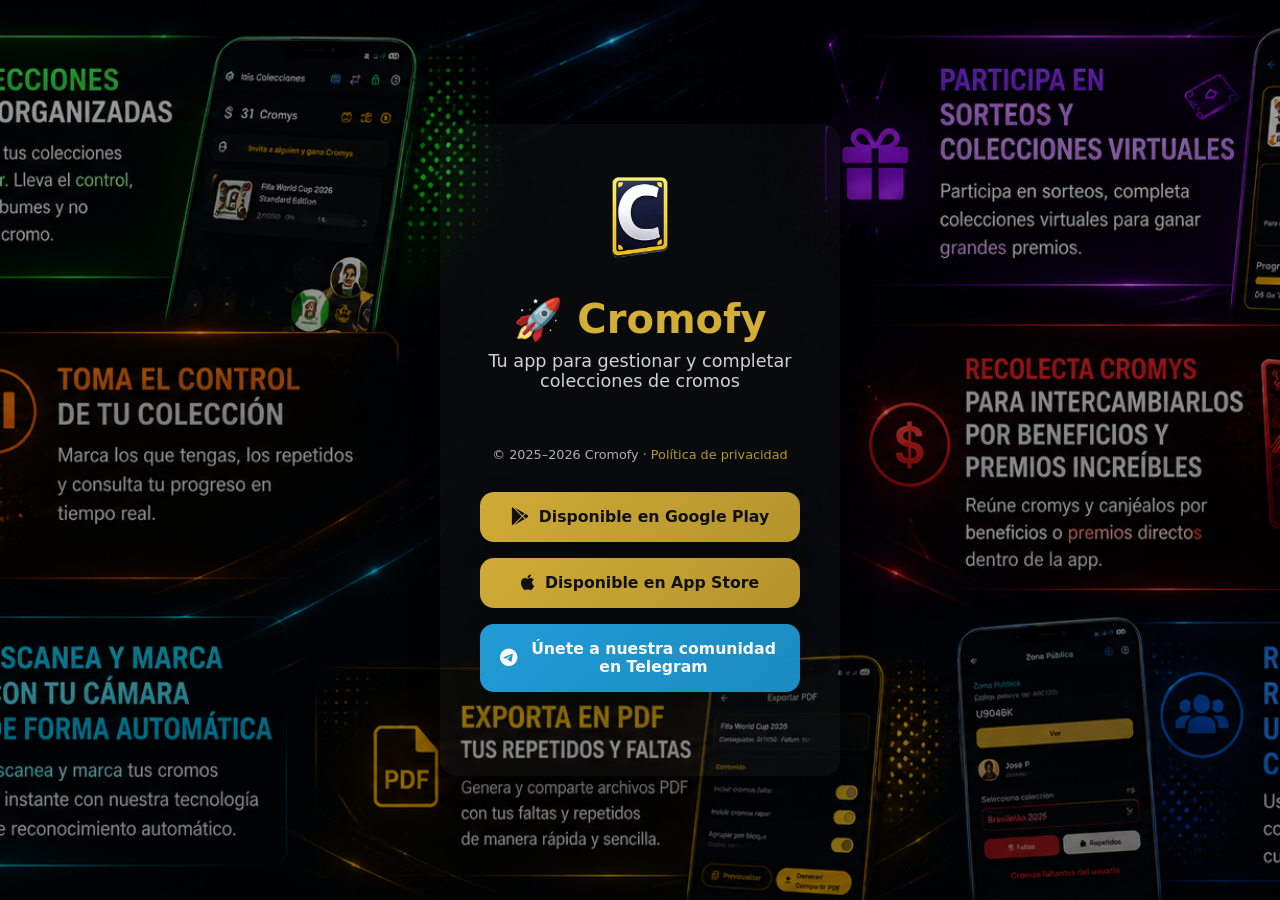
<file: index.html>
<!DOCTYPE html>
<html lang="es">
<head>
  <meta charset="UTF-8" />
  <meta name="viewport" content="width=device-width, initial-scale=1.0" />

  <title>Cromofy – ¡Ya disponible!</title>
  <meta
    name="description"
    content="Cromofy es la app definitiva para gestionar y completar tu colección de cromos."
  />

  <!-- Estilos -->
  <link rel="stylesheet" href="style.css?v=2" />

  <!-- Favicon -->
  <link rel="icon" type="image/png" href="/assets/logo.png?v=1" />
  <link rel="apple-touch-icon" href="/assets/logo.png" />

  <!-- Color barra navegador móvil -->
  <meta name="theme-color" content="#C9A227" />

  <!-- Open Graph / Preview -->
  <meta property="og:title" content="Cromofy" />
  <meta
    property="og:description"
    content="Gestiona tu colección de cromos de forma sencilla"
  />
  <meta property="og:image" content="https://cromofy.es/assets/logo.png" />
  <meta property="og:type" content="website" />

  <link
  rel="stylesheet"
  href="https://cdnjs.cloudflare.com/ajax/libs/font-awesome/6.5.1/css/all.min.css"
/>
</head>

<body>
  <main class="container">
    <img src="assets/logo.png" alt="Cromofy logo" class="logo" />    
    
    <h1>🚀 Cromofy</h1>
    
    <p class="subtitle">
      Tu app para gestionar y completar colecciones de cromos
    </p>

<div class="store-buttons">

<footer>
  © 2025–2026 Cromofy ·
  <a
    href="https://privacy.cromofy.es/privacy.html"
    class="privacy-link"
    target="_blank"
    rel="noopener noreferrer"
  >
    Política de privacidad
  </a>
</footer>

<div class="store-buttons">
  

  <a class="store-btn google pro-btn"
     href="https://play.google.com/store/apps/details?id=com.cromofy.app"
     target="_blank" rel="noopener">
    <i class="fa-brands fa-google-play"></i>
    Disponible en Google Play
  </a>

  <a class="store-btn apple pro-btn"
     href="https://apps.apple.com/app/id6758404063"
     target="_blank" rel="noopener">
    <i class="fa-brands fa-apple"></i>
    Disponible en App Store
  </a>

  <a class="store-btn telegram pro-btn"
     href="https://t.me/cromofy"
     target="_blank" rel="noopener">
    <i class="fa-brands fa-telegram"></i>
    Únete a nuestra comunidad en Telegram
  </a>

</div>
  </main>
</body>
</html>
</file>
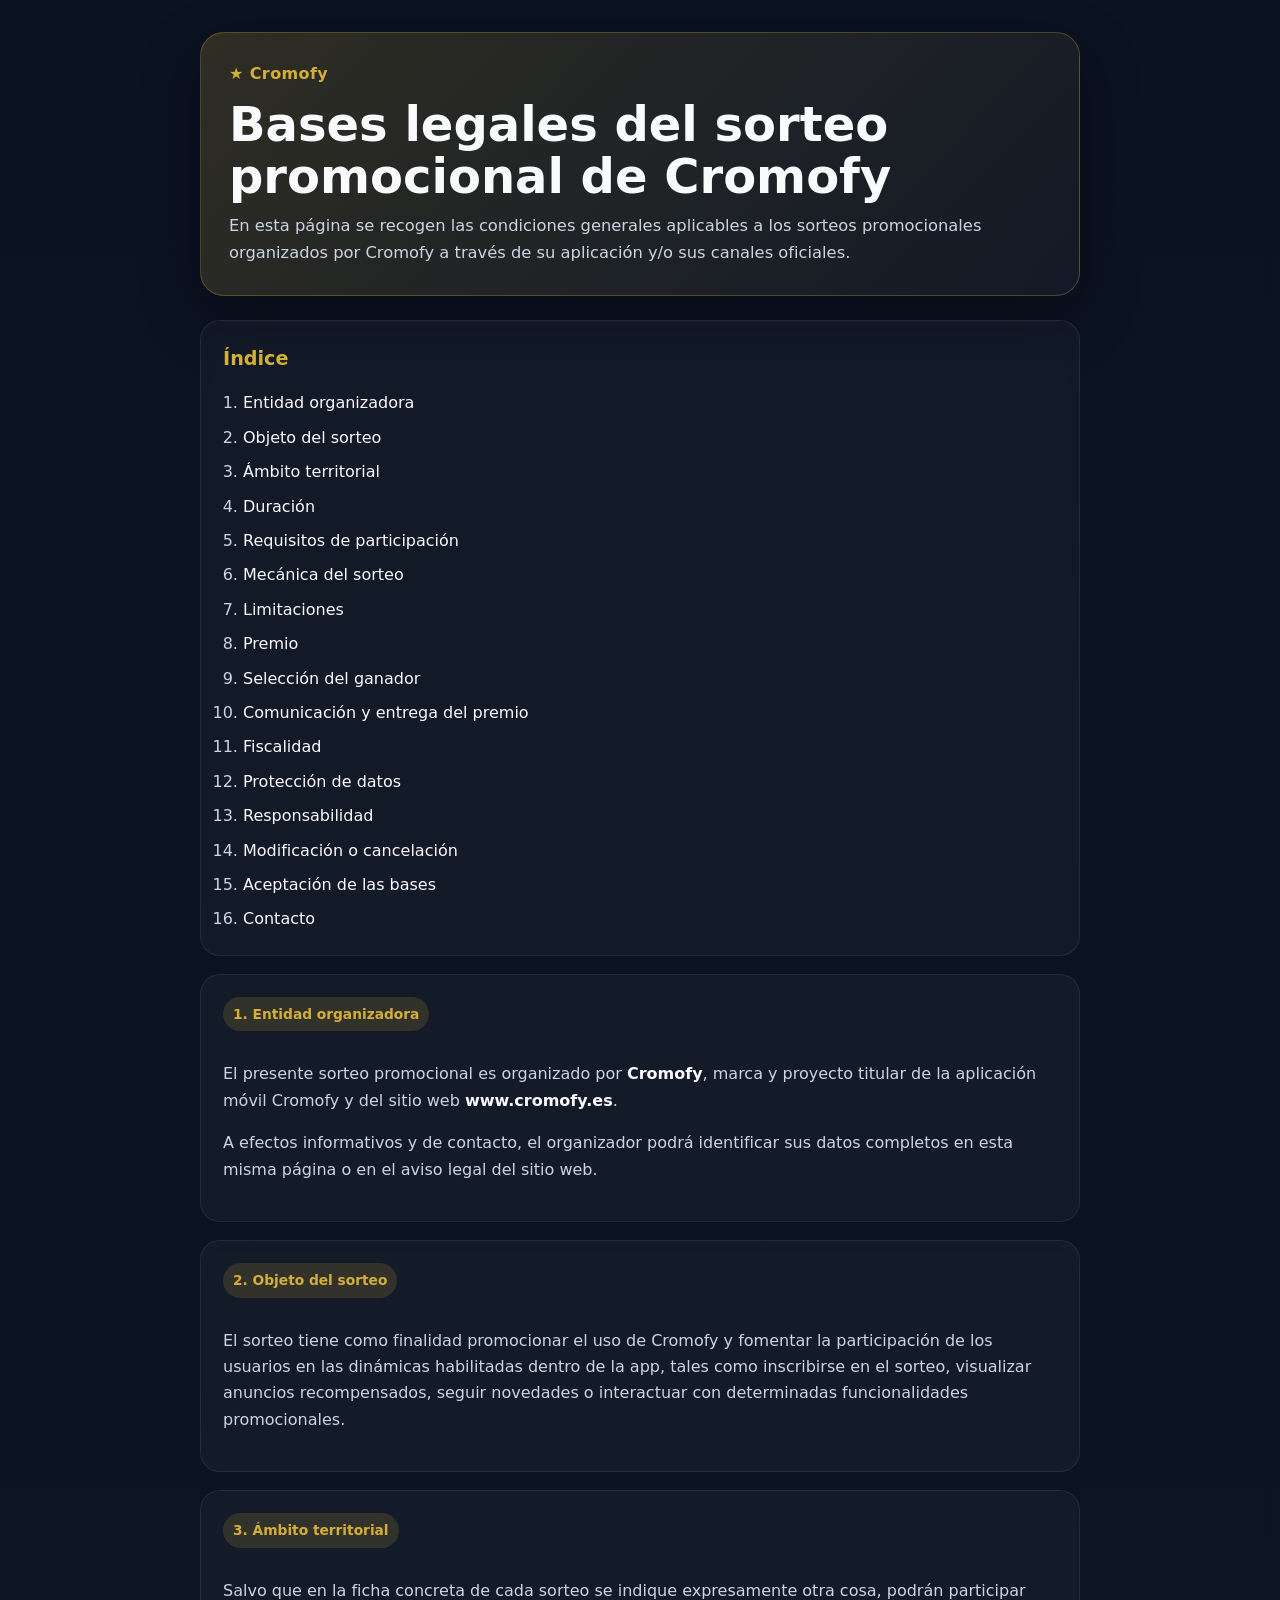
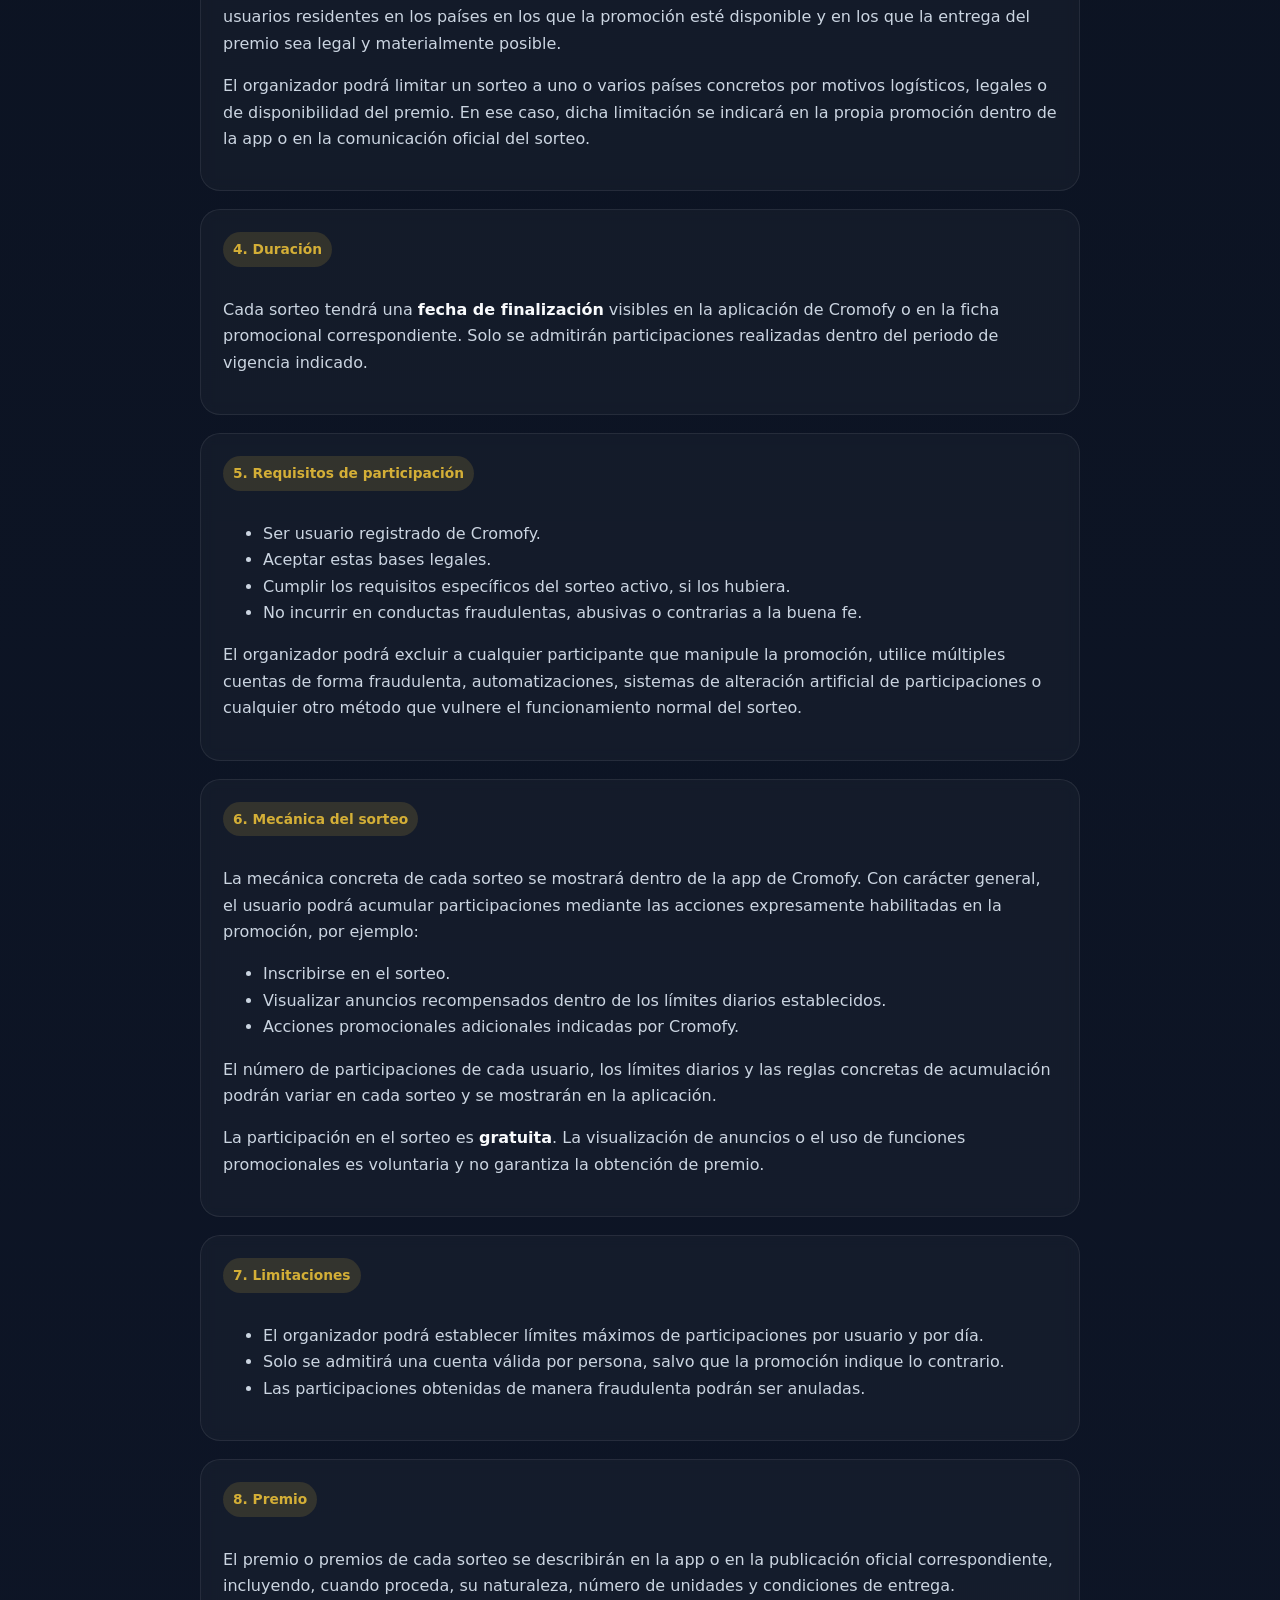
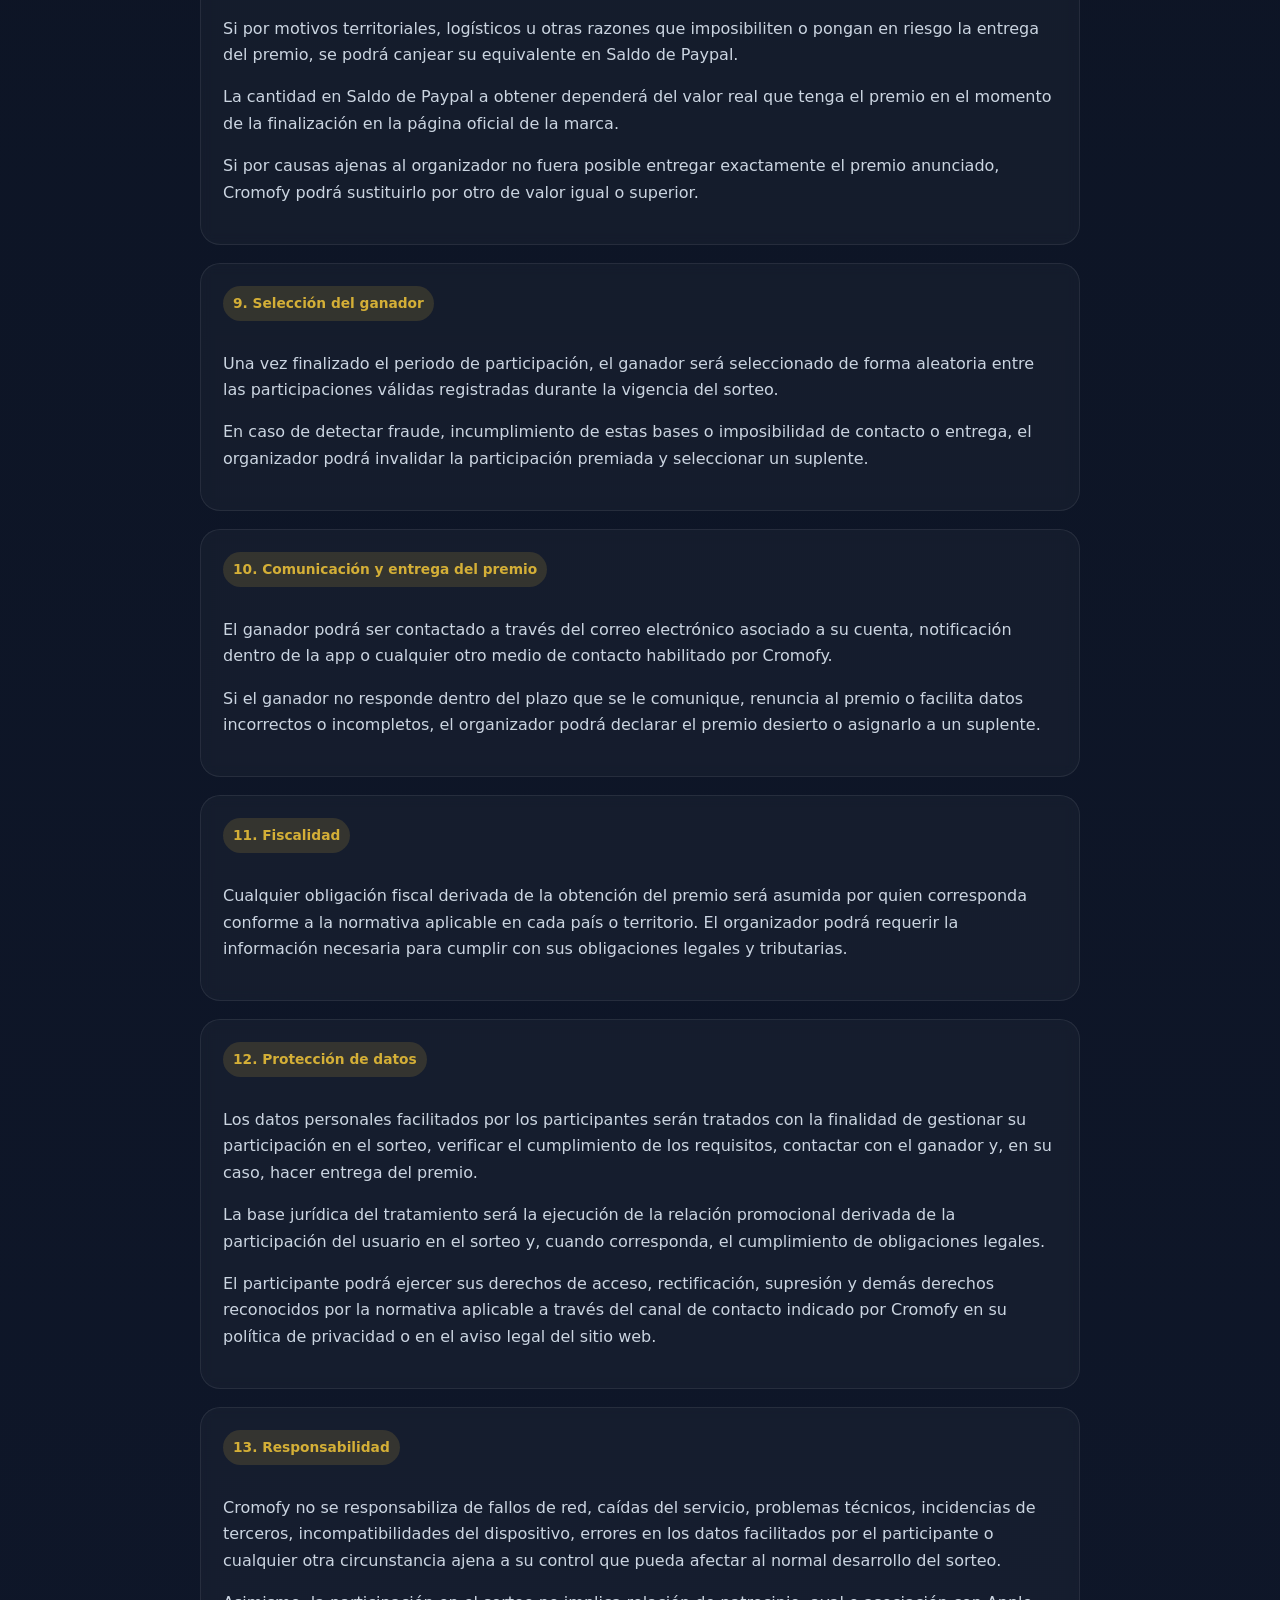
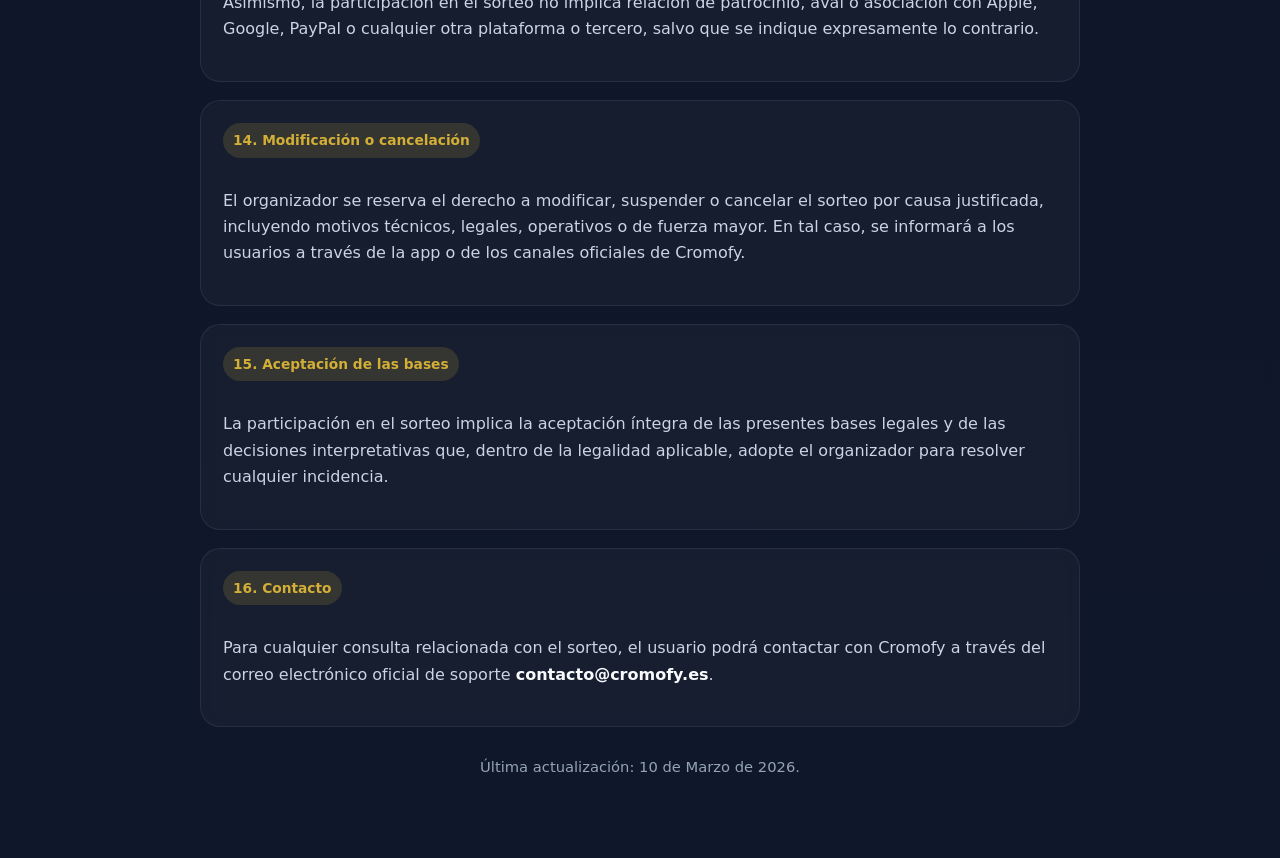
<file: bases/index.html>
<!DOCTYPE html>
<html lang="es">
<head>
  <meta charset="UTF-8" />
  <meta name="viewport" content="width=device-width, initial-scale=1.0" />
  <title>Bases legales del sorteo | Cromofy</title>
  <meta name="description" content="Bases legales de los sorteos promocionales organizados por Cromofy." />
  <style>
    :root {
      --bg: #0f172a;
      --card: #111827;
      --text: #f8fafc;
      --muted: #cbd5e1;
      --gold: #d4af37;
      --gold-soft: rgba(212, 175, 55, 0.16);
      --border: rgba(212, 175, 55, 0.28);
      --max: 920px;
    }

    * { box-sizing: border-box; }

    html { scroll-behavior: smooth; }

    body {
      margin: 0;
      font-family: system-ui, -apple-system, BlinkMacSystemFont, "Segoe UI", sans-serif;
      background: linear-gradient(180deg, #0b1220 0%, var(--bg) 100%);
      color: var(--text);
      line-height: 1.65;
    }

    .wrap {
      max-width: var(--max);
      margin: 0 auto;
      padding: 32px 20px 64px;
    }

    .hero {
      background: linear-gradient(135deg, rgba(212,175,55,0.18), rgba(255,255,255,0.03));
      border: 1px solid var(--border);
      border-radius: 24px;
      padding: 28px;
      box-shadow: 0 20px 60px rgba(0,0,0,0.28);
      margin-bottom: 24px;
    }

    .brand {
      display: inline-flex;
      align-items: center;
      gap: 10px;
      color: var(--gold);
      font-weight: 800;
      letter-spacing: 0.4px;
      margin-bottom: 12px;
    }

    h1 {
      margin: 0 0 10px;
      font-size: clamp(2rem, 4vw, 3rem);
      line-height: 1.08;
    }

    .lead {
      margin: 0;
      color: var(--muted);
      font-size: 1.02rem;
    }

    .toc, .card {
      background: rgba(255,255,255,0.03);
      border: 1px solid rgba(255,255,255,0.08);
      border-radius: 20px;
      padding: 22px;
      margin-bottom: 18px;
      backdrop-filter: blur(6px);
    }

    .toc h2, .card h2 {
      margin-top: 0;
      color: var(--gold);
      font-size: 1.2rem;
    }

    .toc a {
      color: var(--text);
      text-decoration: none;
    }

    .toc a:hover { color: var(--gold); }

    .toc ol {
      margin: 0;
      padding-left: 20px;
      display: grid;
      gap: 8px;
    }

    h3 {
      margin-bottom: 8px;
      color: #fff7d1;
      font-size: 1rem;
    }

    p, li { color: var(--muted); }

    strong { color: var(--text); }

    .badge {
      display: inline-block;
      padding: 6px 10px;
      border-radius: 999px;
      background: var(--gold-soft);
      color: var(--gold);
      font-weight: 700;
      font-size: 0.86rem;
      margin-bottom: 14px;
    }

    .notice {
      border-left: 4px solid var(--gold);
      padding: 12px 14px;
      border-radius: 12px;
      background: rgba(212,175,55,0.08);
      color: var(--text);
    }

    .footer {
      margin-top: 28px;
      text-align: center;
      color: #94a3b8;
      font-size: 0.92rem;
    }

    code.inline {
      background: rgba(255,255,255,0.06);
      padding: 2px 6px;
      border-radius: 6px;
      color: #fff;
      font-family: ui-monospace, SFMono-Regular, Menlo, monospace;
    }

    @media (max-width: 640px) {
      .hero, .toc, .card { padding: 18px; border-radius: 18px; }
      .wrap { padding: 20px 14px 48px; }
    }
  </style>
</head>
<body>
  <main class="wrap">
    <section class="hero">
      <div class="brand">★ Cromofy</div>
      <h1>Bases legales del sorteo promocional de Cromofy</h1>
      <p class="lead">
        En esta página se recogen las condiciones generales aplicables a los sorteos promocionales organizados por Cromofy a través de su aplicación y/o sus canales oficiales.
      </p>
    </section>

    <section class="toc">
      <h2>Índice</h2>
      <ol>
        <li><a href="#organizador">Entidad organizadora</a></li>
        <li><a href="#objeto">Objeto del sorteo</a></li>
        <li><a href="#ambito">Ámbito territorial</a></li>
        <li><a href="#duracion">Duración</a></li>
        <li><a href="#participacion">Requisitos de participación</a></li>
        <li><a href="#mecanica">Mecánica del sorteo</a></li>
        <li><a href="#limitaciones">Limitaciones</a></li>
        <li><a href="#premio">Premio</a></li>
        <li><a href="#ganador">Selección del ganador</a></li>
        <li><a href="#comunicacion">Comunicación y entrega del premio</a></li>
        <li><a href="#fiscalidad">Fiscalidad</a></li>
        <li><a href="#proteccion">Protección de datos</a></li>
        <li><a href="#responsabilidad">Responsabilidad</a></li>
        <li><a href="#modificaciones">Modificación o cancelación</a></li>
        <li><a href="#aceptacion">Aceptación de las bases</a></li>
        <li><a href="#contacto">Contacto</a></li>
      </ol>
    </section>

    <section class="card" id="organizador">
      <span class="badge">1. Entidad organizadora</span>
      <p>
        El presente sorteo promocional es organizado por <strong>Cromofy</strong>, marca y proyecto titular de la aplicación móvil Cromofy y del sitio web <strong>www.cromofy.es</strong>.
      </p>
      <p>
        A efectos informativos y de contacto, el organizador podrá identificar sus datos completos en esta misma página o en el aviso legal del sitio web.
      </p>
    </section>

    <section class="card" id="objeto">
      <span class="badge">2. Objeto del sorteo</span>
      <p>
        El sorteo tiene como finalidad promocionar el uso de Cromofy y fomentar la participación de los usuarios en las dinámicas habilitadas dentro de la app, tales como inscribirse en el sorteo, visualizar anuncios recompensados, seguir novedades o interactuar con determinadas funcionalidades promocionales.
      </p>
    </section>

    <section class="card" id="ambito">
      <span class="badge">3. Ámbito territorial</span>
      <p>
        Salvo que en la ficha concreta de cada sorteo se indique expresamente otra cosa, podrán participar usuarios residentes en los países en los que la promoción esté disponible y en los que la entrega del premio sea legal y materialmente posible.
      </p>
      <p>
        El organizador podrá limitar un sorteo a uno o varios países concretos por motivos logísticos, legales o de disponibilidad del premio. En ese caso, dicha limitación se indicará en la propia promoción dentro de la app o en la comunicación oficial del sorteo.
      </p>
    </section>

    <section class="card" id="duracion">
      <span class="badge">4. Duración</span>
      <p>
        Cada sorteo tendrá una <strong>fecha de finalización</strong> visibles en la aplicación de Cromofy o en la ficha promocional correspondiente. Solo se admitirán participaciones realizadas dentro del periodo de vigencia indicado.
      </p>
    </section>

    <section class="card" id="participacion">
      <span class="badge">5. Requisitos de participación</span>
      <ul>
        <li>Ser usuario registrado de Cromofy.</li>
        <li>Aceptar estas bases legales.</li>
        <li>Cumplir los requisitos específicos del sorteo activo, si los hubiera.</li>
        <li>No incurrir en conductas fraudulentas, abusivas o contrarias a la buena fe.</li>
      </ul>
      <p>
        El organizador podrá excluir a cualquier participante que manipule la promoción, utilice múltiples cuentas de forma fraudulenta, automatizaciones, sistemas de alteración artificial de participaciones o cualquier otro método que vulnere el funcionamiento normal del sorteo.
      </p>
    </section>

    <section class="card" id="mecanica">
      <span class="badge">6. Mecánica del sorteo</span>
      <p>
        La mecánica concreta de cada sorteo se mostrará dentro de la app de Cromofy. Con carácter general, el usuario podrá acumular participaciones mediante las acciones expresamente habilitadas en la promoción, por ejemplo:
      </p>
      <ul>
        <li>Inscribirse en el sorteo.</li>
        <li>Visualizar anuncios recompensados dentro de los límites diarios establecidos.</li>
        <li>Acciones promocionales adicionales indicadas por Cromofy.</li>
      </ul>
      <p>
        El número de participaciones de cada usuario, los límites diarios y las reglas concretas de acumulación podrán variar en cada sorteo y se mostrarán en la aplicación.
      </p>
      <p>
        La participación en el sorteo es <strong>gratuita</strong>. La visualización de anuncios o el uso de funciones promocionales es voluntaria y no garantiza la obtención de premio.
      </p>
    </section>

    <section class="card" id="limitaciones">
      <span class="badge">7. Limitaciones</span>
      <ul>
        <li>El organizador podrá establecer límites máximos de participaciones por usuario y por día.</li>
        <li>Solo se admitirá una cuenta válida por persona, salvo que la promoción indique lo contrario.</li>
        <li>Las participaciones obtenidas de manera fraudulenta podrán ser anuladas.</li>
      </ul>
    </section>

    <section class="card" id="premio">
      <span class="badge">8. Premio</span>
      <p>
        El premio o premios de cada sorteo se describirán en la app o en la publicación oficial correspondiente, incluyendo, cuando proceda, su naturaleza, número de unidades y condiciones de entrega.
      </p>
      <p>
        Si por motivos territoriales, logísticos u otras razones que imposibiliten o pongan en riesgo la entrega del premio, se podrá canjear su equivalente en Saldo de Paypal.
      </p>
      <p>
        La cantidad en Saldo de Paypal a obtener dependerá del valor real que tenga el premio en el momento de la finalización en la página oficial de la marca. 
      </p>
      <p>
        Si por causas ajenas al organizador no fuera posible entregar exactamente el premio anunciado, Cromofy podrá sustituirlo por otro de valor igual o superior.
      </p>
    </section>

    <section class="card" id="ganador">
      <span class="badge">9. Selección del ganador</span>
      <p>
        Una vez finalizado el periodo de participación, el ganador será seleccionado de forma aleatoria entre las participaciones válidas registradas durante la vigencia del sorteo.
      </p>
      <p>
        En caso de detectar fraude, incumplimiento de estas bases o imposibilidad de contacto o entrega, el organizador podrá invalidar la participación premiada y seleccionar un suplente.
      </p>
    </section>

    <section class="card" id="comunicacion">
      <span class="badge">10. Comunicación y entrega del premio</span>
      <p>
        El ganador podrá ser contactado a través del correo electrónico asociado a su cuenta, notificación dentro de la app o cualquier otro medio de contacto habilitado por Cromofy.
      </p>
      <p>
        Si el ganador no responde dentro del plazo que se le comunique, renuncia al premio o facilita datos incorrectos o incompletos, el organizador podrá declarar el premio desierto o asignarlo a un suplente.
      </p>
    </section>

    <section class="card" id="fiscalidad">
      <span class="badge">11. Fiscalidad</span>
      <p>
        Cualquier obligación fiscal derivada de la obtención del premio será asumida por quien corresponda conforme a la normativa aplicable en cada país o territorio. El organizador podrá requerir la información necesaria para cumplir con sus obligaciones legales y tributarias.
      </p>
    </section>

    <section class="card" id="proteccion">
      <span class="badge">12. Protección de datos</span>
      <p>
        Los datos personales facilitados por los participantes serán tratados con la finalidad de gestionar su participación en el sorteo, verificar el cumplimiento de los requisitos, contactar con el ganador y, en su caso, hacer entrega del premio.
      </p>
      <p>
        La base jurídica del tratamiento será la ejecución de la relación promocional derivada de la participación del usuario en el sorteo y, cuando corresponda, el cumplimiento de obligaciones legales.
      </p>
      <p>
        El participante podrá ejercer sus derechos de acceso, rectificación, supresión y demás derechos reconocidos por la normativa aplicable a través del canal de contacto indicado por Cromofy en su política de privacidad o en el aviso legal del sitio web.
      </p>
    </section>

    <section class="card" id="responsabilidad">
      <span class="badge">13. Responsabilidad</span>
      <p>
        Cromofy no se responsabiliza de fallos de red, caídas del servicio, problemas técnicos, incidencias de terceros, incompatibilidades del dispositivo, errores en los datos facilitados por el participante o cualquier otra circunstancia ajena a su control que pueda afectar al normal desarrollo del sorteo.
      </p>
      <p>
        Asimismo, la participación en el sorteo no implica relación de patrocinio, aval o asociación con Apple, Google, PayPal o cualquier otra plataforma o tercero, salvo que se indique expresamente lo contrario.
      </p>
    </section>

    <section class="card" id="modificaciones">
      <span class="badge">14. Modificación o cancelación</span>
      <p>
        El organizador se reserva el derecho a modificar, suspender o cancelar el sorteo por causa justificada, incluyendo motivos técnicos, legales, operativos o de fuerza mayor. En tal caso, se informará a los usuarios a través de la app o de los canales oficiales de Cromofy.
      </p>
    </section>

    <section class="card" id="aceptacion">
      <span class="badge">15. Aceptación de las bases</span>
      <p>
        La participación en el sorteo implica la aceptación íntegra de las presentes bases legales y de las decisiones interpretativas que, dentro de la legalidad aplicable, adopte el organizador para resolver cualquier incidencia.
      </p>
    </section>

    <section class="card" id="contacto">
      <span class="badge">16. Contacto</span>
      <p>
        Para cualquier consulta relacionada con el sorteo, el usuario podrá contactar con Cromofy a través del correo electrónico oficial de soporte <strong>contacto@cromofy.es</strong>.
      </p>
    </section>

    <p class="footer">
      Última actualización: 10 de Marzo de 2026.
    </p>
  </main>
</body>
</html>
</file>
<file: style.css>
* {
  box-sizing: border-box;
  margin: 0;
  padding: 0;
  font-family: system-ui, -apple-system, BlinkMacSystemFont, sans-serif;
}

body {
  background:
    linear-gradient(
      rgba(0, 0, 0, 0.35),
      rgba(0, 0, 0, 0.45)
    ),
    url("assets/fondo_web1.png");

  background-size: cover;
  background-position: center top;
  background-repeat: no-repeat;
  background-attachment: fixed;

  color: #f5f5f5;
  min-height: 100vh;

  display: flex;
  align-items: center;
  justify-content: center;
}

.container {
  background: rgba(255, 255, 255, 0.03);
  padding: 2rem;
  border-radius: 16px;
  box-shadow: 0 10px 30px rgba(0, 0, 0, 0.4);
  text-align: center;
  max-width: 400px;
}

.logo {
  width: 120px;
  margin-bottom: 1rem;
}

h1 {
  font-size: 2.5rem;
  margin-bottom: 0.5rem;
  color: #d4af37; /* dorado premium */
}

.subtitle {
  font-size: 1.1rem;
  margin-bottom: 1.5rem;
  opacity: 0.85;
}

.coming {
  margin: 22px 0 28px 0;
  font-weight: 600;
  font-size: 1rem;
  color: #e6e6e6;
  letter-spacing: 0.5px;
}

/* Contenedor botones */
.store-buttons {
  display: flex;
  flex-direction: column;
  gap: 16px;
  margin-top: 14px;
  margin-bottom: 26px;
  align-items: center;
  width: 100%;
}

/* ----------------------------
   BOTONES PRO (store-btn) + brillo
----------------------------- */

.store-btn,
.store-btn:link,
.store-btn:visited {
  position: relative;
  display: inline-flex;
  align-items: center;
  justify-content: center;
  gap: 10px;

  width: min(320px, 86vw);
  padding: 16px 20px;

  border-radius: 14px;
  font-weight: 800;
  font-size: 0.98rem;
  line-height: 1.15;

  text-decoration: none;
  overflow: hidden;

  transition: transform 0.25s ease, box-shadow 0.25s ease, opacity 0.25s ease;
  box-shadow: 0 10px 24px rgba(0,0,0,0.28);
  opacity: 0.98;

  /* evita el morado/azul de links visitados */
  color: inherit;
}

/* Dorado Cromofy (Google + Apple) */
.store-btn.google,
.store-btn.apple {
  background: linear-gradient(135deg, #d4af37, #b8962e);
  color: #111;
}

/* Telegram PRO (azul oficial) */
.store-btn.telegram {
  background: linear-gradient(135deg, #229ED9, #1c8ec4);
  color: #fff;
}

/* Iconos */
.store-btn i {
  font-size: 18px;
  color: inherit;
  flex: 0 0 auto;
}

/* EFECTO BRILLO */
.store-btn::before {
  content: "";
  position: absolute;
  top: 0;
  left: -80%;
  width: 55%;
  height: 100%;
  background: linear-gradient(
    120deg,
    rgba(255,255,255,0) 0%,
    rgba(255,255,255,0.60) 50%,
    rgba(255,255,255,0) 100%
  );
  transform: skewX(-20deg);
  pointer-events: none;
}

/* Brillo al hover */
.store-btn:hover::before {
  animation: shine 0.85s forwards;
}

@keyframes shine {
  to { left: 140%; }
}

/* Hover premium */
.store-btn:hover {
  transform: translateY(-3px);
  box-shadow: 0 16px 34px rgba(0,0,0,0.38);
  opacity: 1;
}

/* ================================
   GLOW ANIMADO SUAVE CONSTANTE (VISIBLE)
   - Usa un halo externo con ::after para que se note siempre
================================ */

/* Halo común */
.store-btn::after {
  content: "";
  position: absolute;
  inset: -10px;              /* expande el halo */
  border-radius: 18px;       /* un poco más grande que el botón */
  z-index: -1;               /* detrás del botón */
  opacity: 0;
  filter: blur(14px);
  transform: scale(0.96);
  transition: opacity 0.25s ease;
}

/* Dorado (Google + Apple) */
.store-btn.google::after,
.store-btn.apple::after {
  background: radial-gradient(circle, rgba(212,175,55,0.55) 0%, rgba(212,175,55,0.0) 70%);
  animation: glowGold 2.8s ease-in-out infinite;
}

/* Azul (Telegram) */
.store-btn.telegram::after {
  background: radial-gradient(circle, rgba(34,158,217,0.55) 0%, rgba(34,158,217,0.0) 70%);
  animation: glowBlue 2.8s ease-in-out infinite;
}

/* Animaciones */
@keyframes glowGold {
  0%   { opacity: 0.10; transform: scale(0.96); }
  50%  { opacity: 0.55; transform: scale(1.03); }
  100% { opacity: 0.10; transform: scale(0.96); }
}

@keyframes glowBlue {
  0%   { opacity: 0.10; transform: scale(0.96); }
  50%  { opacity: 0.55; transform: scale(1.03); }
  100% { opacity: 0.10; transform: scale(0.96); }
}

/* ----------------------------
   Footer
----------------------------- */
footer {
  margin-top: 2rem;
  font-size: 0.8rem;
  opacity: 0.85;
  color: #cccccc;
}

footer a {
  color: #d4af37; /* dorado Cromofy */
  text-decoration: none;
  font-weight: 500;
}

footer a:hover {
  text-decoration: underline;
}

/* Responsive */
@media (max-width: 380px) {
  .store-btn {
    width: 90vw;
    font-size: 0.92rem;
    padding: 14px 16px;
  }

  .store-btn i {
    font-size: 17px;
  }
}
</file>
